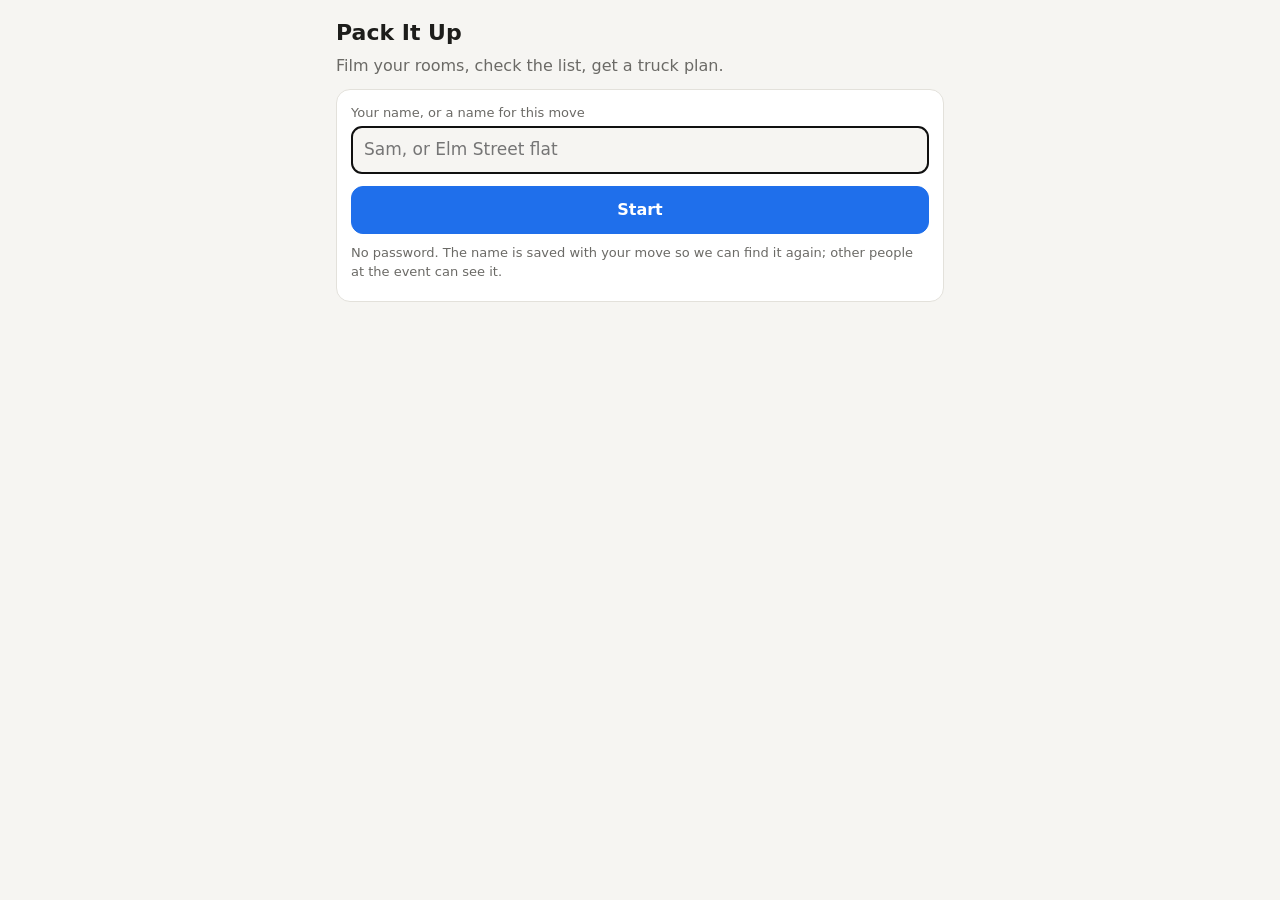
<file: frontend/capture.html>
<!doctype html>
<html lang="en">
<head>
<meta charset="utf-8">
<meta name="viewport" content="width=device-width, initial-scale=1, viewport-fit=cover">
<meta name="theme-color" content="#1f6feb">
<title>Pack It Up · Film your rooms</title>
<link rel="stylesheet" href="ui/style.css?v=5">
</head>
<body class="capture">
<div id="mock-banner" class="mock-banner hidden">Mock mode: nothing leaves this phone. Pick any photos or clips.</div>
<main>
  <!-- 2 Check and 3 Pack become links once the page knows a move (capture.js setStepLinks); plain text until then. -->
  <p class="steps"><b>1 Film</b> · <a class="step" id="step-check">2 Check</a> · <a class="step" id="step-pack">3 Pack</a>
    <span class="who">Signed in as <b id="who"></b> · <a id="who-change" href="start.html">change</a></span></p>
  <h1>Film your rooms</h1>
  <p class="muted">Photos or short clips of each room. We list what's there, then plan the truck.</p>

  <p id="notice" class="warn hidden" aria-live="polite"></p>
  <section id="resume" class="card q hidden">
    <div class="text"><b>Pick up where you left off?</b></div>
    <div class="small muted" id="resume-what"></div>
    <div class="opts">
      <a class="btn primary" id="resume-yes" href="#">Continue this move</a>
      <button class="btn" id="resume-no" type="button">Not now</button>
    </div>
  </section>

  <div id="rooms"></div>

  <section id="live-q" aria-live="polite"></section>

  <button id="add-room" class="btn block" type="button">+ Add another room</button>

  <p class="small muted" style="margin-top:14px">
    Tips: pan slowly, 10 to 30 seconds per clip. Get a door or a person in shot for scale.
    Open cupboards you want packed.
  </p>

  <div id="qr-box" class="card">
    <h2 style="margin-top:0">Open on your phone</h2>
    <div class="qr" id="qr"></div>
    <p class="small muted" id="qr-url"></p>
  </div>

  <p class="small"><button id="new-move" class="btn link hidden" type="button">Start a new move</button></p>
</main>

<div class="footer hidden" id="footer">
  <div class="inner col">
    <div class="grow" id="found"><b>Looking…</b>Items appear as each file finishes</div>
    <div class="btns">
      <a class="btn" id="review-btn" href="#">Check list</a>
      <a class="btn" id="plan-btn" href="#">Plan the truck load →</a>
    </div>
  </div>
</div>

<template id="room-tpl">
  <section class="card room">
    <div class="room-head">
      <label class="field">Room name</label>
      <button class="btn link room-del hidden" type="button">Remove room</button>
    </div>
    <input type="text" class="room-name" autocomplete="off" enterkeyhint="done">
    <div class="pick">
      <label class="btn primary">
        <span>Film or photograph</span><small>quick; lower video quality</small>
        <input class="sr-only cam" type="file" accept="image/*,video/*" capture="environment">
      </label>
      <label class="btn">
        <span>Choose files</span><small>best quality; several at once</small>
        <input class="sr-only lib" type="file" accept="image/*,video/*" multiple>
      </label>
    </div>
    <p class="hint">🎥 For video, film in your phone's Camera app, then add it with <b>Choose files</b>. Phones record video from a web page at low resolution (about 480p on iPhone), so we see far less.</p>
    <p class="hint">🎙️ Talk while you film: <i>“these chairs stack”</i>, <i>“the cabinet's full of books”</i>, <i>“the sofa stays”</i>. We'll hear it.</p>
    <p class="warn hidden size-warn"></p>
    <ul class="files"></ul>
    <p class="room-sum hidden" aria-live="polite"></p>
  </section>
</template>

<script src="mock/mock-api.js?v=5"></script>
<script src="ui/api.js?v=5"></script>
<script src="ui/questions.js?v=5"></script>
<script src="ui/capture.js?v=5"></script>
</body>
</html>
</file>
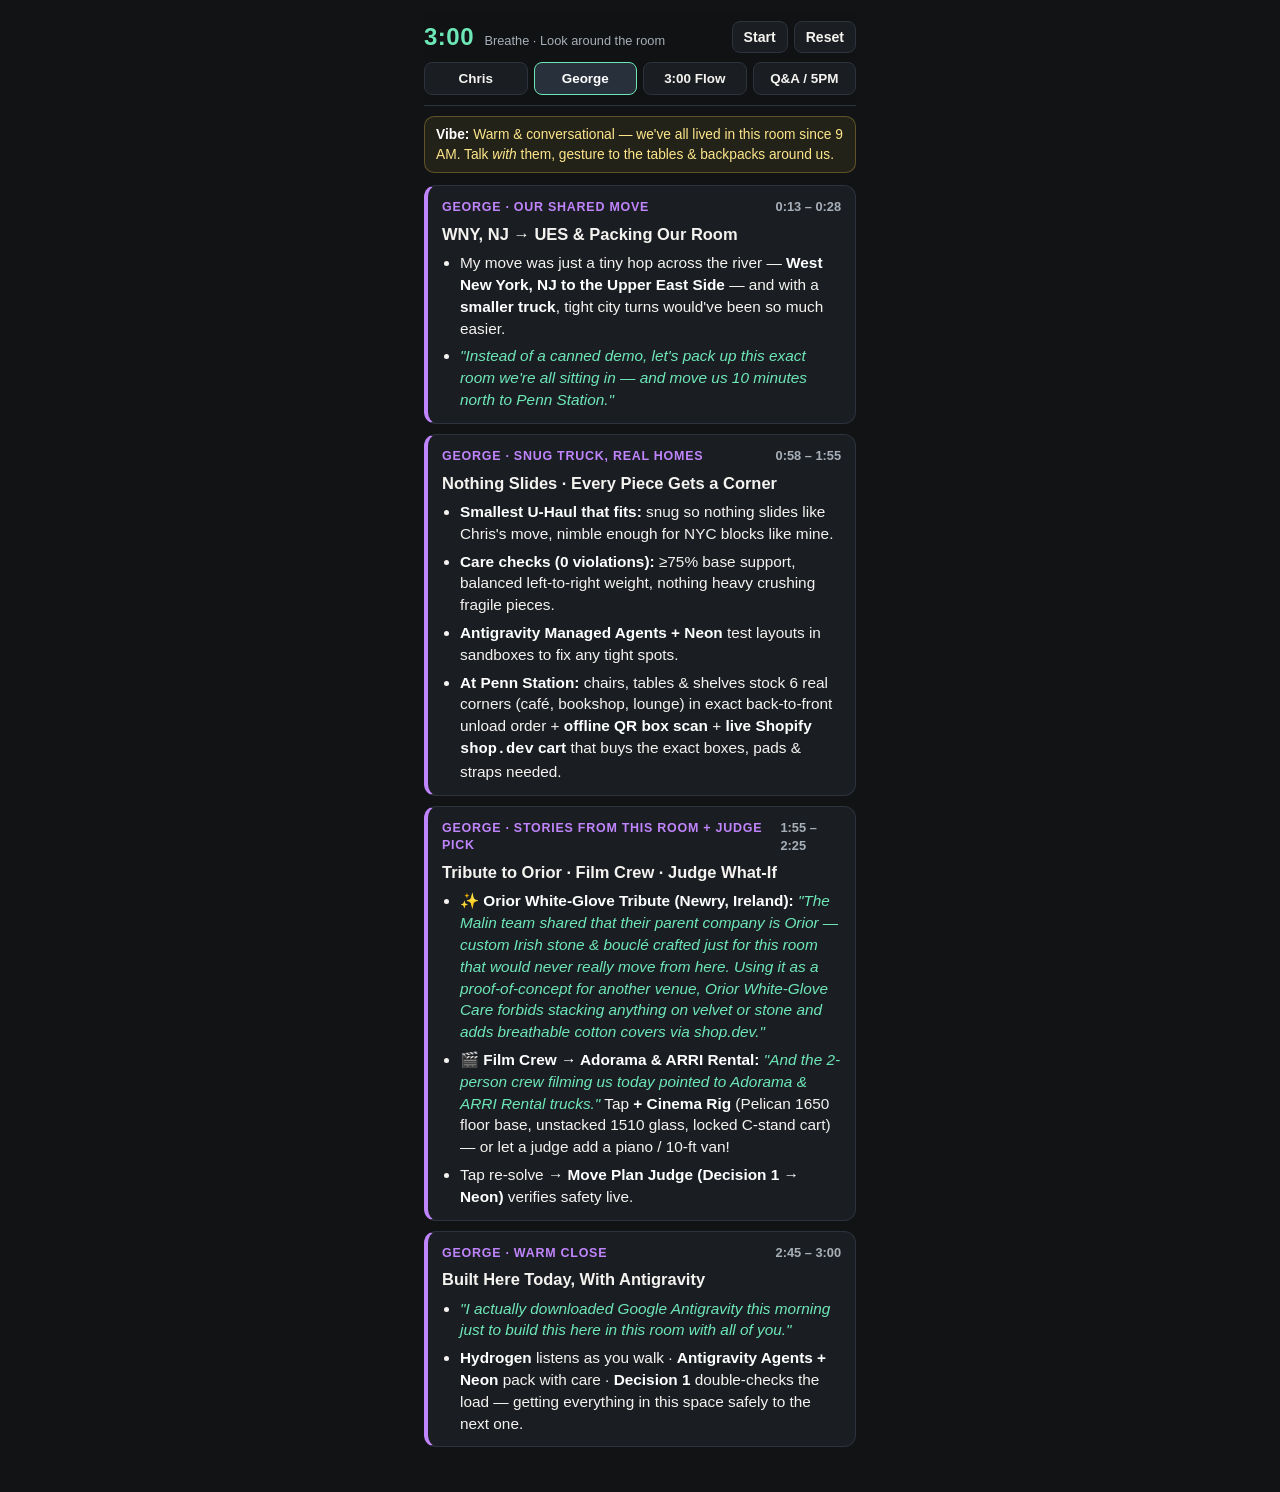
<file: frontend/pitch.html>
<!doctype html>
<html lang="en">
<head>
  <meta charset="utf-8">
  <meta name="viewport" content="width=device-width, initial-scale=1, viewport-fit=cover">
  <title>Pack It Up · Phone Pitch Cards</title>
  <style>
    :root {
      --bg: #111315;
      --card: #1a1e23;
      --border: #2c333c;
      --text: #f5f3ef;
      --muted: #a7afb8;
      --chris: #60a5fa;
      --george: #c084fc;
      --accent: #6ee7b7;
      --vibe: #fcd34d;
      --danger: #f87171;
    }
    * { box-sizing: border-box; }
    body {
      margin: 0;
      background: var(--bg);
      color: var(--text);
      font-family: -apple-system, BlinkMacSystemFont, "Segoe UI", Roboto, sans-serif;
      max-width: 460px;
      margin-inline: auto;
      padding: 12px 14px 36px;
      line-height: 1.42;
    }
    .topbar {
      position: sticky;
      top: 0;
      z-index: 10;
      background: rgba(17, 19, 21, 0.96);
      backdrop-filter: blur(8px);
      padding: 8px 0 10px;
      border-bottom: 1px solid var(--border);
      margin-bottom: 10px;
    }
    .timer-row {
      display: flex;
      align-items: center;
      justify-content: space-between;
      gap: 8px;
      margin-bottom: 8px;
    }
    .timer-clock {
      font-size: 1.5rem;
      font-weight: 800;
      font-variant-numeric: tabular-nums;
      letter-spacing: 0.02em;
      color: var(--accent);
    }
    .timer-clock.warn { color: var(--vibe); }
    .timer-clock.over { color: var(--danger); }
    .timer-btns { display: flex; gap: 6px; }
    button {
      appearance: none;
      border: 1px solid var(--border);
      background: var(--card);
      color: var(--text);
      border-radius: 8px;
      padding: 7px 11px;
      font-size: 0.88rem;
      font-weight: 600;
      cursor: pointer;
    }
    button.active {
      background: #28303b;
      border-color: var(--accent);
      color: #fff;
    }
    .tabs {
      display: grid;
      grid-template-columns: repeat(4, 1fr);
      gap: 6px;
    }
    .tabs button {
      padding: 8px 4px;
      font-size: 0.84rem;
      text-align: center;
    }
    .vibe-banner {
      background: rgba(252, 211, 77, 0.08);
      border: 1px solid rgba(252, 211, 77, 0.28);
      border-radius: 10px;
      padding: 8px 11px;
      margin-bottom: 12px;
      font-size: 0.86rem;
      color: #fde68a;
    }
    .card {
      background: var(--card);
      border: 1px solid var(--border);
      border-radius: 12px;
      padding: 12px 14px;
      margin-bottom: 10px;
    }
    .card.chris { border-left: 4px solid var(--chris); }
    .card.george { border-left: 4px solid var(--george); }
    .card.prep { border-left: 4px solid var(--vibe); }
    .beat-head {
      display: flex;
      justify-content: space-between;
      align-items: baseline;
      gap: 8px;
      margin-bottom: 6px;
    }
    .speaker {
      font-size: 0.78rem;
      font-weight: 800;
      text-transform: uppercase;
      letter-spacing: 0.06em;
    }
    .speaker.chris { color: var(--chris); }
    .speaker.george { color: var(--george); }
    .speaker.prep { color: var(--vibe); }
    .time {
      font-size: 0.8rem;
      font-weight: 700;
      color: var(--muted);
      font-variant-numeric: tabular-nums;
    }
    h2 {
      margin: 0 0 6px;
      font-size: 1.03rem;
      font-weight: 700;
    }
    ul {
      margin: 0;
      padding-left: 18px;
    }
    li {
      margin-bottom: 6px;
      font-size: 0.96rem;
    }
    li:last-child { margin-bottom: 0; }
    strong { color: #fff; }
    .say {
      color: var(--accent);
      font-style: italic;
    }
    .hidden { display: none !important; }
    .check-item {
      display: flex;
      align-items: flex-start;
      gap: 9px;
      margin-bottom: 8px;
      font-size: 0.94rem;
    }
    .check-item input {
      width: 18px;
      height: 18px;
      margin-top: 2px;
      flex-shrink: 0;
    }
  </style>
</head>
<body>
  <div class="topbar">
    <div class="timer-row">
      <div>
        <span id="clock" class="timer-clock">3:00</span>
        <span id="beatHint" style="font-size:0.8rem;color:var(--muted);margin-left:6px;">Breathe · Look around the room</span>
      </div>
      <div class="timer-btns">
        <button id="startBtn" onclick="toggleTimer()">Start</button>
        <button onclick="resetTimer()">Reset</button>
      </div>
    </div>
    <div class="tabs">
      <button id="tab-chris" onclick="setFilter('chris')">Chris</button>
      <button id="tab-george" class="active" onclick="setFilter('george')">George</button>
      <button id="tab-both" onclick="setFilter('both')">3:00 Flow</button>
      <button id="tab-prep" onclick="setFilter('prep')">Q&amp;A / 5PM</button>
    </div>
  </div>

  <div class="vibe-banner">
    <strong>Vibe:</strong> Warm &amp; conversational — we've all lived in this room since 9 AM. Talk <em>with</em> them, gesture to the tables &amp; backpacks around us.
  </div>

  <!-- 0:00 - 0:13 CHRIS HOOK -->
  <section class="card chris" data-who="chris">
    <div class="beat-head">
      <span class="speaker chris">Chris · Welcome In</span>
      <span class="time">0:00 – 0:13</span>
    </div>
    <h2>We've All Shared This Room Today</h2>
    <ul>
      <li><span class="say">"We've all been living in this space together since nine this morning."</span></li>
      <li>My last move: guessed <strong>too big</strong> on the truck — empty floor space meant <strong>listening to my things slide &amp; break</strong>.</li>
      <li><em>Glance to George.</em></li>
    </ul>
  </section>

  <!-- 0:13 - 0:28 GEORGE HOOK -->
  <section class="card george" data-who="george">
    <div class="beat-head">
      <span class="speaker george">George · Our Shared Move</span>
      <span class="time">0:13 – 0:28</span>
    </div>
    <h2>WNY, NJ → UES &amp; Packing Our Room</h2>
    <ul>
      <li>My move was just a tiny hop across the river — <strong>West New York, NJ to the Upper East Side</strong> — and with a <strong>smaller truck</strong>, tight city turns would've been so much easier.</li>
      <li><span class="say">"Instead of a canned demo, let's pack up this exact room we're all sitting in — and move us 10 minutes north to Penn Station."</span></li>
    </ul>
  </section>

  <!-- 0:28 - 0:58 CHRIS CAPTURE -->
  <section class="card chris" data-who="chris">
    <div class="beat-head">
      <span class="speaker chris">Chris · Walk the Space</span>
      <span class="time">0:28 – 0:58</span>
    </div>
    <h2>Talk to the Room · Leave Everyone's Bags Out</h2>
    <ul>
      <li>Upload clip of the room around us; talk naturally: <span class="say">"these chairs stack, the plants stay here."</span></li>
      <li><strong>Hydrogen</strong> spots the furniture — and automatically <strong>leaves out everyone's laptops, jackets &amp; backpacks</strong> (they belong to us, not the room).</li>
      <li>Tap <strong>1 quick Decision 1 question</strong> (it quietly settled the rest in ~200 ms) → tap <strong>"Plan the truck load →"</strong>.</li>
    </ul>
  </section>

  <!-- 0:58 - 1:55 GEORGE 3D + PENN STATION -->
  <section class="card george" data-who="george">
    <div class="beat-head">
      <span class="speaker george">George · Snug Truck, Real Homes</span>
      <span class="time">0:58 – 1:55</span>
    </div>
    <h2>Nothing Slides · Every Piece Gets a Corner</h2>
    <ul>
      <li><strong>Smallest U-Haul that fits:</strong> snug so nothing slides like Chris's move, nimble enough for NYC blocks like mine.</li>
      <li><strong>Care checks (0 violations):</strong> ≥75% base support, balanced left-to-right weight, nothing heavy crushing fragile pieces.</li>
      <li><strong>Antigravity Managed Agents + Neon</strong> test layouts in sandboxes to fix any tight spots.</li>
      <li><strong>At Penn Station:</strong> chairs, tables &amp; shelves stock 6 real corners (café, bookshop, lounge) in exact back-to-front unload order + <strong>offline QR box scan</strong> + <strong>live Shopify <code>shop.dev</code> cart</strong> that buys the exact boxes, pads &amp; straps needed.</li>
    </ul>
  </section>

  <!-- 1:55 - 2:25 GEORGE INVITE A JUDGE -->
  <section class="card george" data-who="george">
    <div class="beat-head">
      <span class="speaker george">George · Stories From This Room + Judge Pick</span>
      <span class="time">1:55 – 2:25</span>
    </div>
    <h2>Tribute to Orior · Film Crew · Judge What-If</h2>
    <ul>
      <li><strong>✨ Orior White-Glove Tribute (Newry, Ireland):</strong> <span class="say">"The Malin team shared that their parent company is Orior — custom Irish stone &amp; bouclé crafted just for this room that would never really move from here. Using it as a proof-of-concept for another venue, Orior White-Glove Care forbids stacking anything on velvet or stone and adds breathable cotton covers via shop.dev."</span></li>
      <li><strong>🎬 Film Crew → Adorama &amp; ARRI Rental:</strong> <span class="say">"And the 2-person crew filming us today pointed to Adorama &amp; ARRI Rental trucks."</span> Tap <strong>+ Cinema Rig</strong> (Pelican 1650 floor base, unstacked 1510 glass, locked C-stand cart) — or let a judge add a piano / 10-ft van!</li>
      <li>Tap re-solve → <strong>Move Plan Judge (Decision 1 → Neon)</strong> verifies safety live.</li>
    </ul>
  </section>

  <!-- 2:25 - 2:45 CHRIS HONESTY -->
  <section class="card chris" data-who="chris">
    <div class="beat-head">
      <span class="speaker chris">Chris · Honest Craft</span>
      <span class="time">2:25 – 2:45</span>
    </div>
    <h2>What This Room Taught Us Today</h2>
    <ul>
      <li><strong>Single-call baseline</strong> floats &amp; overlaps furniture; our checked plan hits <strong>0 violations</strong>.</li>
      <li><strong>Honest miss in this building:</strong> mirrors, chairs tucked behind our bags &amp; closed cabinets fooled pass 1 — so now closed cabinets assume empty and ask you directly.</li>
    </ul>
  </section>

  <!-- 2:45 - 3:00 GEORGE WARM CLOSE -->
  <section class="card george" data-who="george">
    <div class="beat-head">
      <span class="speaker george">George · Warm Close</span>
      <span class="time">2:45 – 3:00</span>
    </div>
    <h2>Built Here Today, With Antigravity</h2>
    <ul>
      <li><span class="say">"I actually downloaded Google Antigravity this morning just to build this here in this room with all of you."</span></li>
      <li><strong>Hydrogen</strong> listens as you walk · <strong>Antigravity Agents + Neon</strong> pack with care · <strong>Decision 1</strong> double-checks the load — getting everything in this space safely to the next one.</li>
    </ul>
  </section>

  <!-- Q&A + 5PM PREP -->
  <section class="card prep" data-who="prep">
    <div class="beat-head">
      <span class="speaker prep">2:00 Q&amp;A Pocket Answers</span>
      <span class="time">Judges</span>
    </div>
    <h2>Conversational Q&amp;A</h2>
    <ul>
      <li><strong>How'd two of you build this since 10:30?</strong> Downloaded <strong>Google Antigravity</strong> at kickoff, connected <code>gemini-skills</code> + Gemini Docs MCP, and ran 5 parallel <strong>Gemini 4 Carbon</strong> worktrees sharing notes in <code>memory/sessions.md</code>.</li>
      <li><strong>Built today vs brought in?</strong> Every line of code written after 10:30 AM; starter item sizes &amp; Penn Station reference shots openly listed under <em>Brought in</em> in <code>README.md</code>.</li>
      <li><strong>Why multiple models?</strong> Hydrogen watches &amp; hears fast; Decision 1 answers yes/no &amp; rubrics in ~200 ms (0 output tokens); Neon + Antigravity Agents reason through 3D packing fixes.</li>
      <li><strong>Is the arrival image the plan?</strong> No — the 3D coordinates &amp; physics checks are the real plan; Nano Banana is a warm visual preview.</li>
      <li><strong>Who pays for this daily (beyond home moves)?</strong> Film &amp; commercial crews loading camera trucks out of <strong>Adorama Rental</strong> &amp; <strong>ARRI Rental</strong> (Pelican 1650/1510 rules + top-lid QR check-in), and bespoke design houses like <strong>Orior</strong> (Ireland — parent of <strong>The Malin</strong>) coordinating white-glove new-location installs + <strong>Shopify <code>shop.dev</code></strong> crating/protection kits.</li>
      <li><strong>Isn't Penn Station already full of stuff &amp; commuters?</strong> Yes — Moynihan &amp; LIRR span <strong>41,808 sq ft</strong>, and <strong>96.0% stays untouched</strong> for commuters, escalators, existing café counters &amp; FDNY 44"–96" fire lanes. We only place items inside 6 permitted pop-up bays during the <strong>11 PM–5 AM W 31st St freight window</strong>.</li>
      <li><strong>Where do robots vs. humans fit?</strong> Dock robots &amp; AMR carts offload uniform boxes &le;50 lb across the concourse, while <strong>Gemini Robotics ER 2</strong> + human biomechanics protect backs on bespoke furniture (&le;40 lb box cap, doorway tilt angles &amp; <code>[y, x]</code> grip/keep-out pins).</li>
    </ul>
  </section>

  <section class="card prep" data-who="prep">
    <div class="beat-head">
      <span class="speaker prep">Pre-5:00 PM Countdown</span>
      <span class="time">4:15 – 5:00</span>
    </div>
    <h2>Submission Checklist</h2>
    <label class="check-item"><input type="checkbox"> <span><strong>4:15 PM:</strong> Record 1-min screen + warm voiceover video (today's code only).</span></label>
    <label class="check-item"><input type="checkbox"> <span><strong>4:35 PM:</strong> Open video link in an incognito window to verify access.</span></label>
    <label class="check-item"><input type="checkbox"> <span><strong>4:40 PM:</strong> Confirm repo is public, no <code>.env</code> or media committed, Chris + George both listed.</span></label>
    <label class="check-item"><input type="checkbox"> <span><strong>4:45 PM:</strong> Do 2 relaxed 3:00 run-throughs together at conversational pace.</span></label>
    <label class="check-item"><input type="checkbox"> <span><strong>4:55 PM:</strong> Submit before 5:00 PM sharp!</span></label>
  </section>

  <script>
    const params = new URLSearchParams(location.search);
    let currentFilter = params.get("who") || "george";
    let remainSec = 180;
    let timerId = null;

    function setFilter(who) {
      currentFilter = who;
      document.querySelectorAll(".tabs button").forEach(b => b.classList.remove("active"));
      const btn = document.getElementById("tab-" + who);
      if (btn) btn.classList.add("active");
      document.querySelectorAll("section.card").forEach(sec => {
        const tag = sec.getAttribute("data-who");
        const show = (who === "both" && (tag === "chris" || tag === "george")) || tag === who;
        sec.classList.toggle("hidden", !show);
      });
    }

    function renderClock() {
      const el = document.getElementById("clock");
      const hint = document.getElementById("beatHint");
      const abs = Math.abs(remainSec);
      const m = Math.floor(abs / 60);
      const s = String(abs % 60).padStart(2, "0");
      el.textContent = (remainSec < 0 ? "-" : "") + m + ":" + s;
      el.className = "timer-clock" + (remainSec < 0 ? " over" : remainSec <= 30 ? " warn" : "");
      const elapsed = 180 - remainSec;
      if (!timerId && elapsed === 0) hint.textContent = "Breathe · Look around the room";
      else if (elapsed < 28) hint.textContent = "Shared room + Chris & George stories";
      else if (elapsed < 58) hint.textContent = "Chris: Walk room + leave bags out";
      else if (elapsed < 115) hint.textContent = "George: Snug truck + Penn corners";
      else if (elapsed < 145) hint.textContent = "George: Invite a judge to pick an item";
      else if (elapsed < 165) hint.textContent = "Chris: What this room taught us";
      else if (elapsed <= 180) hint.textContent = "George: Warm Antigravity close";
      else hint.textContent = "Time · Easy 2m conversation";
    }

    function toggleTimer() {
      const btn = document.getElementById("startBtn");
      if (timerId) {
        clearInterval(timerId);
        timerId = null;
        btn.textContent = "Resume";
        return;
      }
      btn.textContent = "Pause";
      timerId = setInterval(() => {
        remainSec -= 1;
        renderClock();
      }, 1000);
    }

    function resetTimer() {
      if (timerId) clearInterval(timerId);
      timerId = null;
      remainSec = 180;
      document.getElementById("startBtn").textContent = "Start";
      renderClock();
    }

    setFilter(currentFilter);
    renderClock();
  </script>
</body>
</html>
</file>
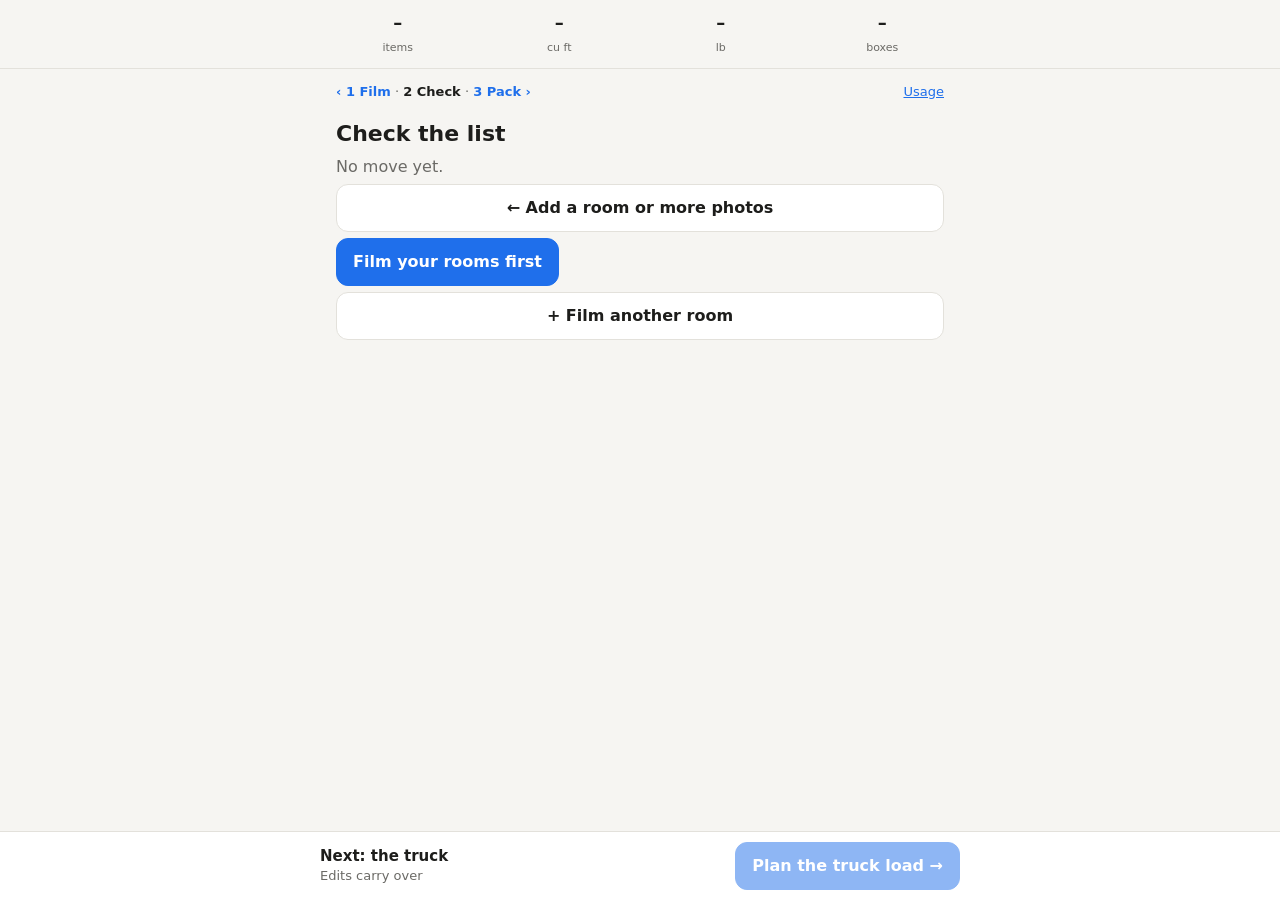
<file: frontend/review.html>
<!doctype html>
<html lang="en">
<head>
<meta charset="utf-8">
<meta name="viewport" content="width=device-width, initial-scale=1, viewport-fit=cover">
<meta name="theme-color" content="#1f6feb">
<title>Pack It Up · Check the list</title>
<link rel="stylesheet" href="ui/style.css?v=4">
</head>
<body>
<div id="mock-banner" class="mock-banner hidden">Mock mode: invented items, no server.</div>
<div class="totals" id="totals" aria-live="polite">
  <div class="inner">
    <div><span class="n" id="t-items">–</span><span class="u">items</span></div>
    <div><span class="n" id="t-vol">–</span><span class="u">cu ft</span></div>
    <div><span class="n" id="t-wt">–</span><span class="u">lb</span></div>
    <div><span class="n" id="t-boxes">–</span><span class="u">boxes</span></div>
  </div>
</div>
<main>
  <p class="steps"><a class="to-capture" href="capture.html">‹ 1 Film</a> · <b>2 Check</b> · <a class="step" id="step-pack" href="index.html">3 Pack ›</a>
    <span class="who"><a id="to-usage" href="models.html" title="What this move used: models, tokens and estimated cost">Usage</a></span></p>
  <h1>Check the list</h1>
  <p class="muted" id="sub">Loading…</p>
  <p class="error hidden" id="err"></p>
  <!-- The way back to filming, where it can be seen: the only link used to sit under the last item (FAILURES.md 13:50). -->
  <p><a class="btn block to-capture" href="capture.html">← Add a room or more photos</a></p>

  <section id="questions"></section>
  <section id="rooms"></section>
  <p><a class="btn block to-capture" href="capture.html">+ Film another room</a></p>
</main>

<div class="footer">
  <div class="inner">
    <div class="grow" id="handoff-note"><b>Next: the truck</b>Edits carry over</div>
    <a class="btn primary" id="handoff" href="#" aria-disabled="true">Plan the truck load →</a>
  </div>
</div>

<dialog id="add-dialog" class="sheet" aria-labelledby="add-title">
  <form id="add-form">
    <h2 id="add-title">Add an item <span class="muted" id="add-room-name"></span></h2>
    <input type="search" id="add-search" placeholder="Search: piano, sofa, desk…" autocomplete="off" enterkeyhint="search" aria-label="Search the item list">
    <div id="add-list" class="add-list"></div>
    <div id="add-custom" class="add-custom hidden">
      <label class="field" for="add-name">What is it?</label>
      <input type="text" id="add-name" maxlength="80" autocomplete="off">
      <div class="dims">
        <label>Length<input type="number" id="add-l" inputmode="decimal" min="1" max="240" step="any"></label>
        <label>Width<input type="number" id="add-w" inputmode="decimal" min="1" max="240" step="any"></label>
        <label>Height<input type="number" id="add-h" inputmode="decimal" min="1" max="240" step="any"></label>
      </div>
      <p class="small muted">In inches. A rough size is fine.</p>
    </div>
    <p class="error hidden" id="add-err"></p>
    <div class="add-actions">
      <div class="stepper" role="group" aria-label="How many">
        <button type="button" id="add-minus" aria-label="One fewer">−</button>
        <output id="add-qty">1</output>
        <button type="button" id="add-plus" aria-label="One more">+</button>
      </div>
      <button class="btn" type="button" id="add-cancel">Cancel</button>
      <button class="btn primary" id="add-go" disabled>Add</button>
    </div>
  </form>
</dialog>

<script src="mock/mock-api.js?v=4"></script>
<script src="ui/api.js?v=4"></script>
<script src="ui/questions.js?v=4"></script>
<script src="ui/review.js?v=4"></script>
</body>
</html>
</file>
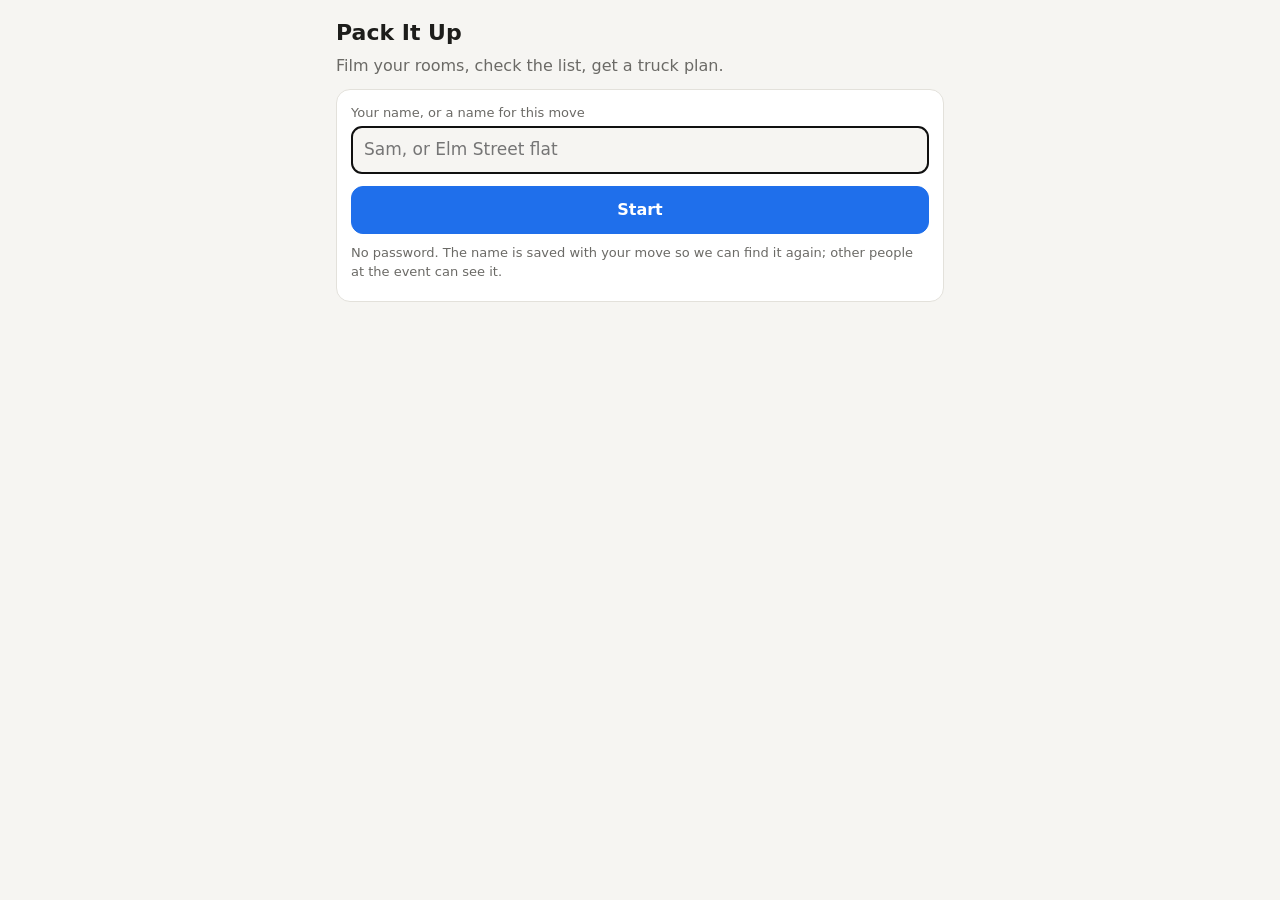
<file: frontend/start.html>
<!doctype html>
<html lang="en">
<head>
<meta charset="utf-8">
<meta name="viewport" content="width=device-width, initial-scale=1, viewport-fit=cover">
<meta name="theme-color" content="#1f6feb">
<title>Pack It Up · Sign in</title>
<link rel="stylesheet" href="ui/style.css?v=3">
</head>
<body>
<main class="signin">
  <h1>Pack It Up</h1>
  <p class="muted">Film your rooms, check the list, get a truck plan.</p>
  <form id="signin" class="card">
    <label class="field" for="name">Your name, or a name for this move</label>
    <input type="text" id="name" maxlength="40" autocomplete="given-name" enterkeyhint="go" placeholder="Sam, or Elm Street flat" required>
    <button class="btn primary block">Start</button>
    <p class="small muted">No password. The name is saved with your move so we can find it again; other people at the event can see it.</p>
  </form>
</main>
<script src="mock/mock-api.js?v=3"></script>
<script src="ui/api.js?v=3"></script>
<script src="ui/start.js?v=3"></script>
</body>
</html>
</file>
<file: frontend/ui/style.css>
/* Pack It Up: shared styles for capture.html and review.html. Phone first. */
:root {
  --bg: #f6f5f2;
  --card: #ffffff;
  --ink: #1d1d1b;
  --muted: #6b6a66;
  --line: #e3e1db;
  --accent: #1f6feb;
  --accent-ink: #ffffff;
  --accent-soft: #e6efff;
  --ok: #1a7f37;
  --warn: #9a6700;
  --bad: #c62828;
  --quote: #fff7e0;
  --radius: 14px;
  color-scheme: light;
}
@media (prefers-color-scheme: dark) {
  :root:not([data-theme="light"]) {
    --bg: #141413;
    --card: #1f1f1d;
    --ink: #f0efe9;
    --muted: #a09f99;
    --line: #34332f;
    --accent: #4c8dff;
    --accent-soft: #1b2a45;
    --quote: #3a3220;
    --ok: #4ac26b;
    --warn: #d4a72c;
    --bad: #ff6b6b;
    color-scheme: dark;
  }
}

* { box-sizing: border-box; }
html { -webkit-text-size-adjust: 100%; }
body {
  margin: 0;
  background: var(--bg);
  color: var(--ink);
  font: 16px/1.4 system-ui, -apple-system, "Segoe UI", Roboto, sans-serif;
  padding-bottom: 96px; /* room for the sticky footer */
}
main { max-width: 640px; margin: 0 auto; padding: 0 16px; }
h1 { font-size: 22px; margin: 18px 0 4px; }
h2 { font-size: 17px; margin: 22px 0 8px; }
p { margin: 6px 0; }
.muted { color: var(--muted); }
.small { font-size: 13px; }
.hidden { display: none !important; }
.sr-only { position: absolute; width: 1px; height: 1px; overflow: hidden; clip: rect(0 0 0 0); white-space: nowrap; }

.steps { font-size: 13px; color: var(--muted); margin-top: 14px; }
.steps b { color: var(--ink); }
.steps a.to-capture, .steps a.step[href] { color: var(--accent); font-weight: 600; text-decoration: none; }
.steps .who { float: right; }
.steps .who a { color: var(--accent); }
.signin .btn { margin-top: 12px; }
.signin .small { margin-top: 10px; }
.mock-banner { background: var(--quote); font-size: 13px; padding: 6px 16px; text-align: center; }

.card {
  background: var(--card);
  border: 1px solid var(--line);
  border-radius: var(--radius);
  padding: 14px;
  margin: 12px 0;
}

.btn {
  display: inline-flex; align-items: center; justify-content: center; gap: 8px;
  min-height: 48px; padding: 10px 16px;
  border-radius: 12px; border: 1px solid var(--line);
  background: var(--card); color: var(--ink);
  font: inherit; font-weight: 600; text-decoration: none; cursor: pointer;
  -webkit-tap-highlight-color: transparent;
}
.btn.primary { background: var(--accent); border-color: var(--accent); color: var(--accent-ink); }
.btn.block { display: flex; width: 100%; }
.btn:disabled, .btn[aria-disabled="true"] { opacity: .5; pointer-events: none; }
.btn.link { border: 0; background: none; color: var(--accent); min-height: 32px; padding: 4px 0; font-weight: 500; }

input[type="text"], input[type="search"], input[type="number"] {
  width: 100%; min-height: 48px; padding: 10px 12px;
  border: 1px solid var(--line); border-radius: 10px;
  background: var(--bg); color: var(--ink); font: inherit; font-size: 17px; /* 16px+ stops iOS zoom */
}
input[readonly] { border-color: transparent; background: transparent; padding-left: 0; font-weight: 600; }
label.field { display: block; font-size: 13px; color: var(--muted); margin-bottom: 4px; }

.pick { display: grid; grid-template-columns: 1fr 1fr; gap: 8px; margin-top: 10px; }
.pick .btn { min-height: 64px; flex-direction: column; gap: 2px; font-size: 15px; }
.pick .btn small { font-weight: 400; font-size: 12px; opacity: .85; }
.hint { background: var(--quote); border-radius: 10px; padding: 8px 10px; font-size: 14px; margin-top: 10px; }

.room-head { display: flex; justify-content: space-between; align-items: baseline; gap: 8px; }
.room-head .btn.link { min-height: 24px; padding: 0; font-size: 13px; color: var(--muted); }
.room-head .btn.link:hover { color: var(--bad); }

/* Progress rows */
.files { list-style: none; margin: 10px 0 0; padding: 0; }
.files li { display: grid; grid-template-columns: 24px 1fr auto auto; gap: 8px; align-items: center; padding: 8px 0; border-top: 1px solid var(--line); font-size: 14px; }
.files li.waiting-row { grid-template-columns: 24px 1fr auto; }
.files .name { overflow: hidden; text-overflow: ellipsis; white-space: nowrap; min-width: 0; }
.files .state { color: var(--muted); font-size: 13px; text-align: right; white-space: nowrap; }
.files .state.done { color: var(--ok); }
.files .state.failed { color: var(--bad); white-space: normal; }
.files li.failed .name { grid-column: 2 / 4; }
.files li.failed .file-del { grid-row: 1; grid-column: 4; }
.files li.failed .state { grid-column: 2 / -1; text-align: left; } /* own line: a long reason squeezed the name to "I…" */
.files .file-del {
  width: 30px; height: 30px; padding: 0; border-radius: 8px;
  border: 1px solid var(--line); background: transparent; color: var(--muted);
  display: inline-flex; align-items: center; justify-content: center;
  font-size: 18px; line-height: 1; cursor: pointer;
  -webkit-tap-highlight-color: transparent;
}
.files .file-del:hover, .files .file-del:focus-visible { color: var(--bad); border-color: var(--bad); }
.files .file-del:disabled { opacity: .4; pointer-events: none; }
.files .bar { grid-column: 2 / -1; height: 4px; background: var(--line); border-radius: 2px; overflow: hidden; }
.files .bar i { display: block; height: 100%; background: var(--accent); width: 0; transition: width .2s; }
.files .bar.busy i { width: 35%; animation: slide 1.1s ease-in-out infinite; }
@keyframes slide { from { margin-left: -35%; } to { margin-left: 100%; } }
.room-sum { margin: 8px 0 0; padding-top: 8px; border-top: 1px solid var(--line); font-size: 14px; font-weight: 600; } /* the room's share of the footer count */
.warn { color: var(--warn); font-size: 13px; }
.error { color: var(--bad); font-size: 14px; }

/* Sticky footer */
.footer {
  position: fixed; left: 0; right: 0; bottom: 0; z-index: 5;
  background: var(--card); border-top: 1px solid var(--line);
  padding: 10px 16px calc(10px + env(safe-area-inset-bottom));
}
.footer .inner { max-width: 640px; margin: 0 auto; display: flex; align-items: center; gap: 12px; }
.footer .inner .grow { flex: 1; min-width: 0; font-size: 13px; color: var(--muted); }
.footer .inner .grow b { color: var(--ink); font-size: 15px; display: block; }
.footer .inner.col { flex-direction: column; align-items: stretch; gap: 8px; }
.footer .btns { display: grid; grid-template-columns: 1fr 1.6fr; gap: 8px; }
body.capture { padding-bottom: 150px; }
#live-q .q { scroll-margin: 120px; }

/* Review: totals bar */
.totals {
  position: sticky; top: 0; z-index: 4;
  background: var(--bg); padding: 10px 16px; border-bottom: 1px solid var(--line);
}
.totals .inner { max-width: 640px; margin: 0 auto; display: grid; grid-template-columns: repeat(4, 1fr); gap: 6px; text-align: center; }
.totals .n { font-size: 18px; font-weight: 700; display: block; font-variant-numeric: tabular-nums; }
.totals .u { font-size: 11px; color: var(--muted); }
.totals .flash { animation: flash .8s; }
@keyframes flash { from { color: var(--accent); } }

/* Question cards */
.q { border-color: var(--accent); background: var(--accent-soft); }
.q .row { display: grid; grid-template-columns: 72px 1fr; gap: 12px; align-items: start; }
.q .text { font-weight: 600; }
.q .opts { display: flex; flex-wrap: wrap; gap: 8px; margin-top: 10px; }
.q .opts .btn { min-height: 44px; flex: 1 1 auto; }
.q .opts .btn.guess { border-color: var(--accent); flex-direction: column; gap: 0; }
.q .opts .btn small { font-size: 11px; font-weight: 400; color: var(--muted); }
.q .opts.free input { flex: 1 1 160px; min-height: 44px; }
.clamp { display: -webkit-box; -webkit-line-clamp: 4; -webkit-box-orient: vertical; overflow: hidden; cursor: pointer; }
.q.answered { background: var(--card); border-color: var(--line); padding: 10px 14px; }
.q.answered .text { font-weight: 500; font-size: 14px; }
.q.answered .clamp { -webkit-line-clamp: 2; }
/* Answered questions fold away: seven of them open put the first item several screens down on a phone. */
.answered-list > summary { color: var(--accent); font-weight: 500; font-size: 14px; min-height: 44px; display: flex; align-items: center; cursor: pointer; }
.kind { font-size: 11px; text-transform: uppercase; letter-spacing: .04em; color: var(--muted); }

/* Item rows */
.item { display: grid; grid-template-columns: 64px 1fr; gap: 6px 12px; padding: 12px; margin: 8px 0; }
.thumb { width: 64px; height: 64px; border-radius: 10px; object-fit: cover; background: var(--line); display: block; }
.q .thumb { width: 72px; height: 72px; }
.item .label { font-weight: 600; line-height: 1.25; }
.item .meta { font-size: 13px; color: var(--muted); margin-top: 2px; font-variant-numeric: tabular-nums; }
.item .meta b { color: var(--ink); font-weight: 500; }
.badges { display: flex; flex-wrap: wrap; gap: 4px; margin-top: 4px; }
.badge { font-size: 11px; padding: 2px 7px; border-radius: 999px; background: var(--bg); border: 1px solid var(--line); color: var(--muted); }
.badge.heard { background: var(--quote); color: var(--ink); border-color: transparent; }
.said { grid-column: 1 / -1; background: var(--quote); border-radius: 8px; padding: 6px 10px; font-size: 13px; }
.said + .said { margin-top: -2px; }
.said-inline { background: var(--quote); border-radius: 6px; padding: 1px 6px; font-size: 13px; }
.said q { font-style: italic; }
.controls { grid-column: 1 / -1; display: flex; justify-content: space-between; align-items: center; gap: 8px; margin-top: 4px; }
.item.out { opacity: .55; }
.item.out .label { text-decoration: line-through; }
.saving { grid-column: 1 / -1; font-size: 12px; color: var(--muted); }
.saving.error { color: var(--bad); }

.stepper { display: inline-flex; align-items: center; border: 1px solid var(--line); border-radius: 10px; overflow: hidden; }
.stepper button { width: 40px; height: 40px; border: 0; background: var(--bg); color: var(--ink); font-size: 20px; cursor: pointer; }
.stepper output { min-width: 34px; text-align: center; font-weight: 700; font-variant-numeric: tabular-nums; }

.seg { display: inline-flex; border: 1px solid var(--line); border-radius: 10px; overflow: hidden; }
.seg button {
  border: 0; border-left: 1px solid var(--line); background: var(--card); color: var(--ink);
  font: inherit; font-size: 13px; padding: 0 9px; height: 40px; cursor: pointer;
}
.seg button:first-child { border-left: 0; }
.seg button[aria-pressed="true"] { background: var(--accent); color: var(--accent-ink); font-weight: 600; }
.seg button.implied { box-shadow: inset 0 0 0 2px var(--accent); }

.room-h { display: flex; justify-content: space-between; align-items: baseline; gap: 8px; }
.room-h span { font-size: 13px; color: var(--muted); white-space: nowrap; }
.containers { font-size: 14px; }
.containers li { margin: 4px 0; }
.leftout { font-size: 13px; color: var(--muted); }

/* Review: "Add an item" sheet */
.sheet {
  width: min(560px, calc(100vw - 24px)); max-height: calc(100dvh - 24px);
  border: 1px solid var(--line); border-radius: var(--radius);
  background: var(--card); color: var(--ink); padding: 16px;
}
.sheet::backdrop { background: rgba(0, 0, 0, .45); }
.sheet h2 { margin-top: 0; }
.add-list { max-height: 38vh; overflow-y: auto; margin: 10px 0; border: 1px solid var(--line); border-radius: 10px; padding: 4px 6px; }
.add-list .kind { margin: 8px 4px 2px; }
.pickrow {
  display: flex; justify-content: space-between; align-items: baseline; gap: 8px;
  width: 100%; min-height: 44px; padding: 8px 10px; border: 0; border-radius: 8px;
  background: none; color: var(--ink); font: inherit; text-align: left; cursor: pointer;
}
.pickrow small { color: var(--muted); white-space: nowrap; font-variant-numeric: tabular-nums; }
.pickrow[aria-pressed="true"] { background: var(--accent); color: var(--accent-ink); font-weight: 600; }
.pickrow[aria-pressed="true"] small { color: inherit; }
.add-custom .dims { display: grid; grid-template-columns: repeat(3, 1fr); gap: 8px; margin-top: 8px; }
.add-custom .dims label { font-size: 13px; color: var(--muted); }
.add-actions { display: flex; align-items: center; gap: 8px; margin-top: 12px; }
.add-actions .btn.primary { flex: 1; min-width: 0; }
.add-row { margin: 8px 0 0; }

#qr-box { display: none; }
@media (min-width: 900px) and (hover: hover) {
  #qr-box { display: block; }
  #qr-box .qr { width: 168px; height: 168px; background: #fff; padding: 8px; border-radius: 8px; }
  #qr-box .qr img, #qr-box .qr canvas { width: 100% !important; height: auto !important; }
}

@media (max-width: 360px) {
  .seg button { padding: 0 6px; font-size: 12px; }
  .stepper button { width: 34px; }
}
</file>
